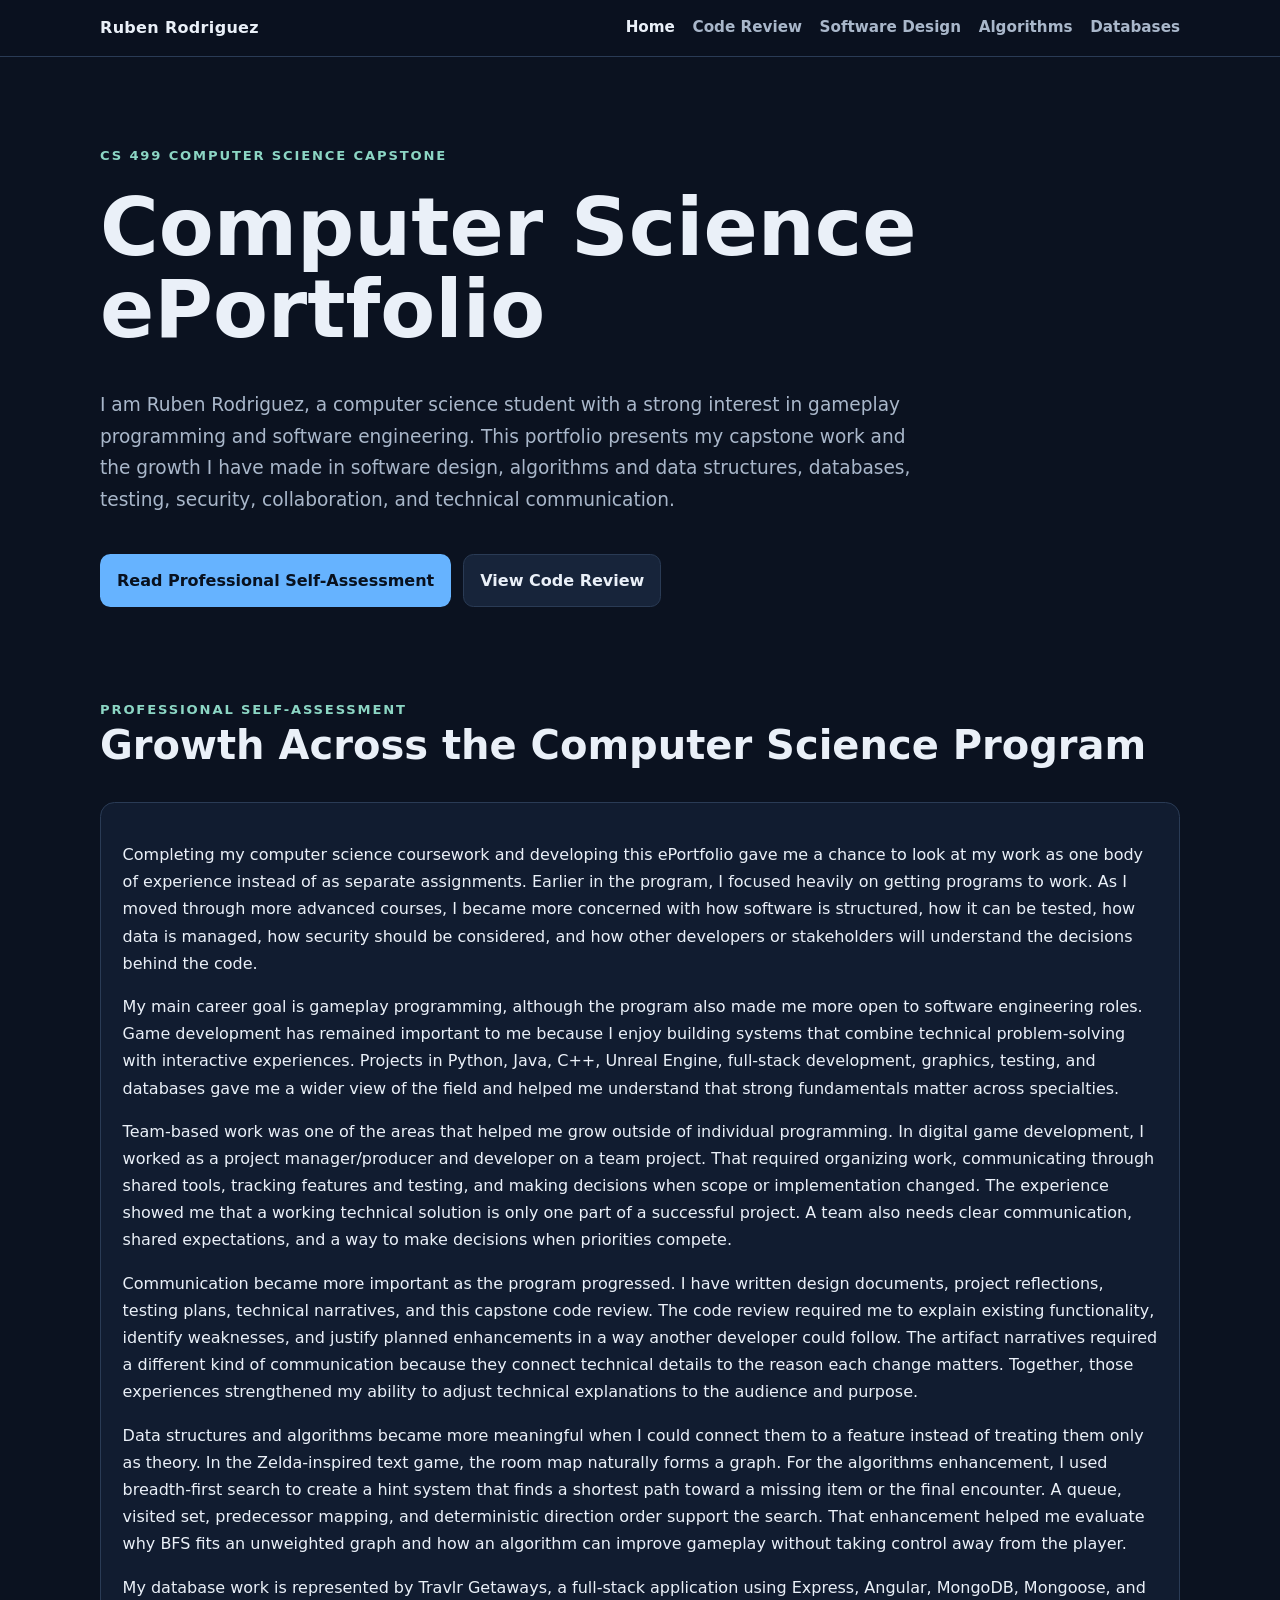
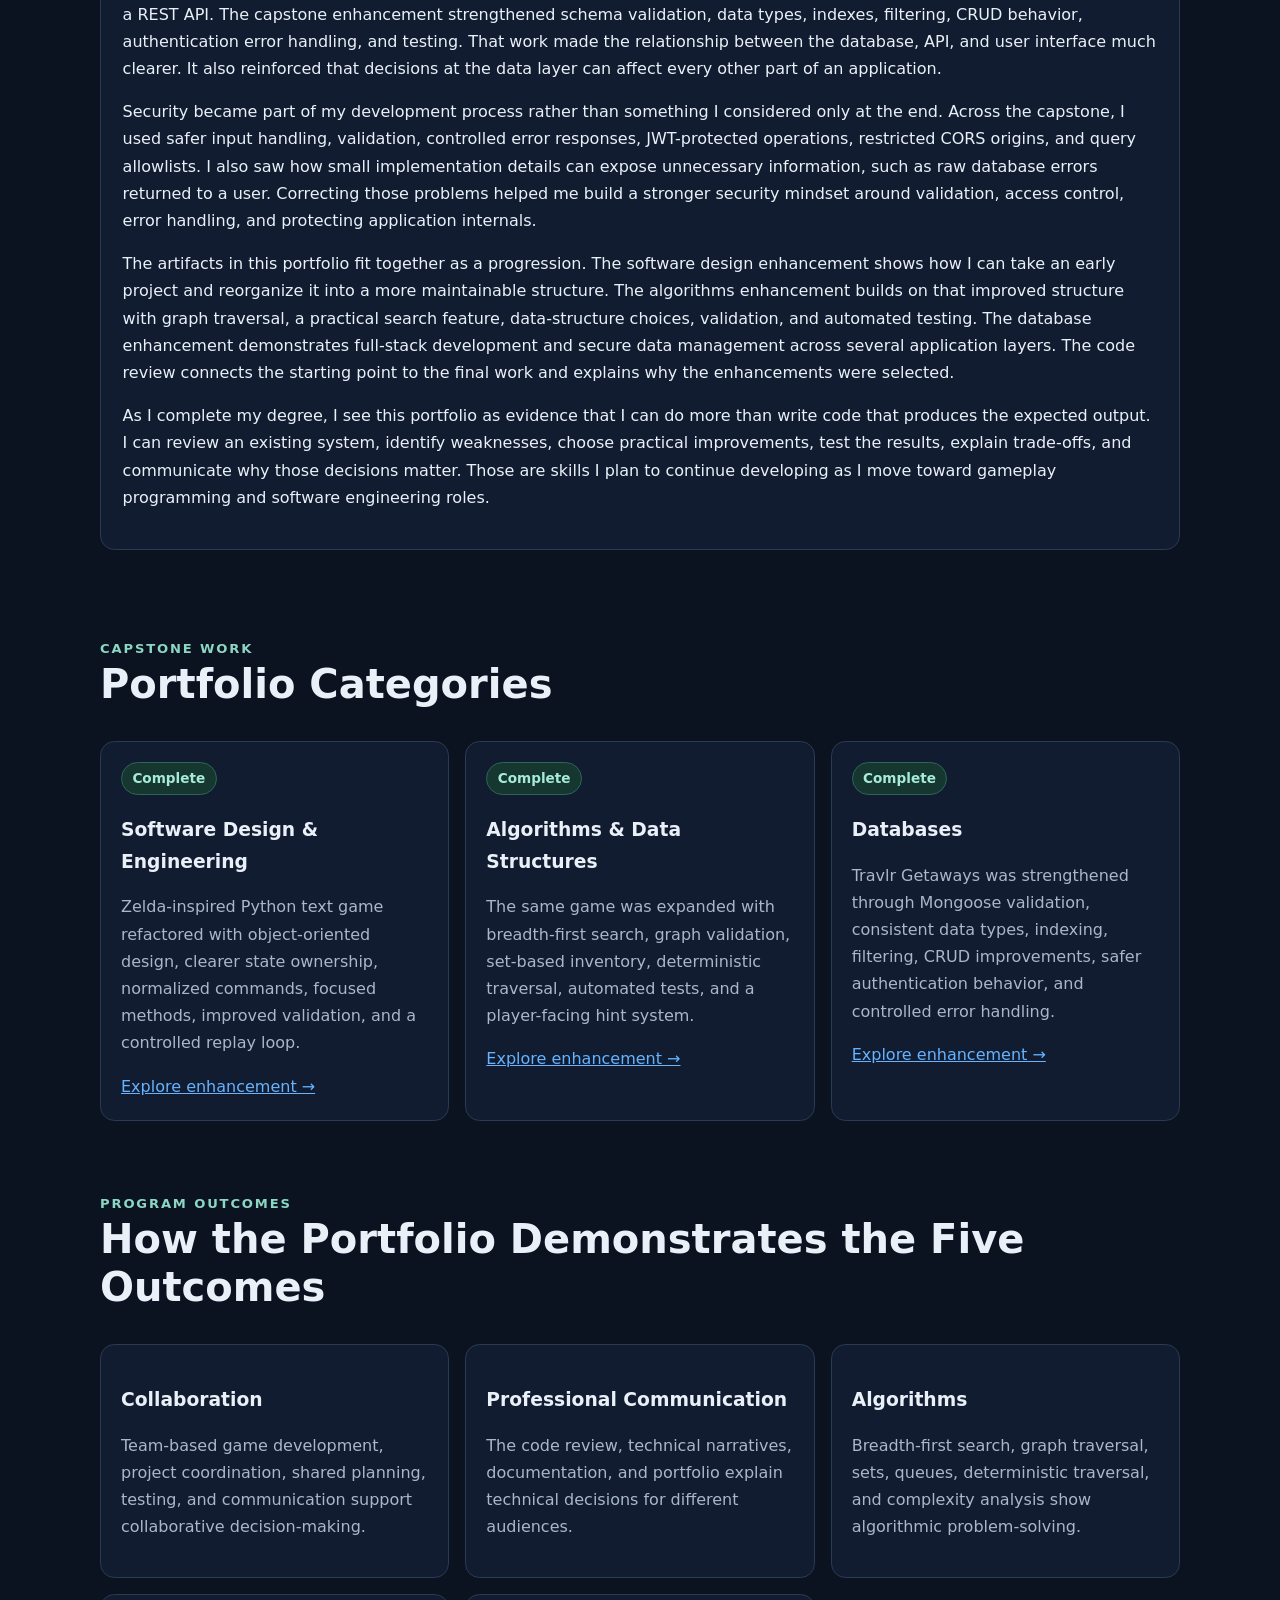
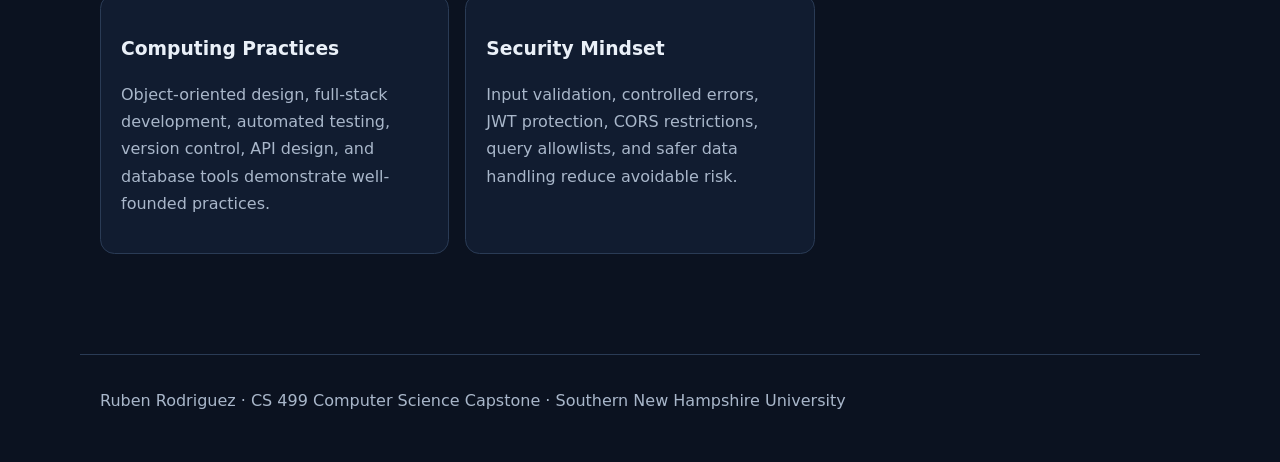
<file: index.html>
<!doctype html>
<html lang="en">
<head>
  <meta charset="utf-8">
  <meta name="viewport" content="width=device-width, initial-scale=1">
  <meta name="description" content="Ruben Rodriguez CS 499 Computer Science Capstone ePortfolio">
  <title>Ruben Rodriguez | CS 499 ePortfolio</title>
  <link rel="stylesheet" href="styles.css">
</head>
<body>
<header class="site-header">
  <nav class="nav">
    <a class="brand" href="index.html">Ruben Rodriguez</a>
    <div class="nav-links">
      <a class="active" href="index.html">Home</a>
      <a href="code-review.html">Code Review</a>
      <a href="software-design.html">Software Design</a>
      <a href="algorithms.html">Algorithms</a>
      <a href="databases.html">Databases</a>
    </div>
  </nav>
</header>
<main>
  <section class="hero">
    <div class="eyebrow">CS 499 Computer Science Capstone</div>
    <h1>Computer Science ePortfolio</h1>
    <p class="lead">I am Ruben Rodriguez, a computer science student with a strong interest in gameplay programming and software engineering. This portfolio presents my capstone work and the growth I have made in software design, algorithms and data structures, databases, testing, security, collaboration, and technical communication.</p>
    <div class="actions">
      <a class="button primary" href="#self-assessment">Read Professional Self-Assessment</a>
      <a class="button" href="code-review.html">View Code Review</a>
    </div>
  </section>

  <section id="self-assessment">
    <div class="eyebrow">Professional Self-Assessment</div>
    <h2>Growth Across the Computer Science Program</h2>
    <div class="content-block">
      <p>Completing my computer science coursework and developing this ePortfolio gave me a chance to look at my work as one body of experience instead of as separate assignments. Earlier in the program, I focused heavily on getting programs to work. As I moved through more advanced courses, I became more concerned with how software is structured, how it can be tested, how data is managed, how security should be considered, and how other developers or stakeholders will understand the decisions behind the code.</p>
      <p>My main career goal is gameplay programming, although the program also made me more open to software engineering roles. Game development has remained important to me because I enjoy building systems that combine technical problem-solving with interactive experiences. Projects in Python, Java, C++, Unreal Engine, full-stack development, graphics, testing, and databases gave me a wider view of the field and helped me understand that strong fundamentals matter across specialties.</p>
      <p>Team-based work was one of the areas that helped me grow outside of individual programming. In digital game development, I worked as a project manager/producer and developer on a team project. That required organizing work, communicating through shared tools, tracking features and testing, and making decisions when scope or implementation changed. The experience showed me that a working technical solution is only one part of a successful project. A team also needs clear communication, shared expectations, and a way to make decisions when priorities compete.</p>
      <p>Communication became more important as the program progressed. I have written design documents, project reflections, testing plans, technical narratives, and this capstone code review. The code review required me to explain existing functionality, identify weaknesses, and justify planned enhancements in a way another developer could follow. The artifact narratives required a different kind of communication because they connect technical details to the reason each change matters. Together, those experiences strengthened my ability to adjust technical explanations to the audience and purpose.</p>
      <p>Data structures and algorithms became more meaningful when I could connect them to a feature instead of treating them only as theory. In the Zelda-inspired text game, the room map naturally forms a graph. For the algorithms enhancement, I used breadth-first search to create a hint system that finds a shortest path toward a missing item or the final encounter. A queue, visited set, predecessor mapping, and deterministic direction order support the search. That enhancement helped me evaluate why BFS fits an unweighted graph and how an algorithm can improve gameplay without taking control away from the player.</p>
      <p>My database work is represented by Travlr Getaways, a full-stack application using Express, Angular, MongoDB, Mongoose, and a REST API. The capstone enhancement strengthened schema validation, data types, indexes, filtering, CRUD behavior, authentication error handling, and testing. That work made the relationship between the database, API, and user interface much clearer. It also reinforced that decisions at the data layer can affect every other part of an application.</p>
      <p>Security became part of my development process rather than something I considered only at the end. Across the capstone, I used safer input handling, validation, controlled error responses, JWT-protected operations, restricted CORS origins, and query allowlists. I also saw how small implementation details can expose unnecessary information, such as raw database errors returned to a user. Correcting those problems helped me build a stronger security mindset around validation, access control, error handling, and protecting application internals.</p>
      <p>The artifacts in this portfolio fit together as a progression. The software design enhancement shows how I can take an early project and reorganize it into a more maintainable structure. The algorithms enhancement builds on that improved structure with graph traversal, a practical search feature, data-structure choices, validation, and automated testing. The database enhancement demonstrates full-stack development and secure data management across several application layers. The code review connects the starting point to the final work and explains why the enhancements were selected.</p>
      <p>As I complete my degree, I see this portfolio as evidence that I can do more than write code that produces the expected output. I can review an existing system, identify weaknesses, choose practical improvements, test the results, explain trade-offs, and communicate why those decisions matter. Those are skills I plan to continue developing as I move toward gameplay programming and software engineering roles.</p>
    </div>
  </section>

  <section>
    <div class="eyebrow">Capstone Work</div>
    <h2>Portfolio Categories</h2>
    <div class="card-grid">
      <article class="card">
        <span class="status">Complete</span>
        <h3>Software Design &amp; Engineering</h3>
        <p>Zelda-inspired Python text game refactored with object-oriented design, clearer state ownership, normalized commands, focused methods, improved validation, and a controlled replay loop.</p>
        <a href="software-design.html">Explore enhancement →</a>
      </article>
      <article class="card">
        <span class="status">Complete</span>
        <h3>Algorithms &amp; Data Structures</h3>
        <p>The same game was expanded with breadth-first search, graph validation, set-based inventory, deterministic traversal, automated tests, and a player-facing hint system.</p>
        <a href="algorithms.html">Explore enhancement →</a>
      </article>
      <article class="card">
        <span class="status">Complete</span>
        <h3>Databases</h3>
        <p>Travlr Getaways was strengthened through Mongoose validation, consistent data types, indexing, filtering, CRUD improvements, safer authentication behavior, and controlled error handling.</p>
        <a href="databases.html">Explore enhancement →</a>
      </article>
    </div>
  </section>

  <section>
    <div class="eyebrow">Program Outcomes</div>
    <h2>How the Portfolio Demonstrates the Five Outcomes</h2>
    <div class="card-grid">
      <article class="card"><h3>Collaboration</h3><p>Team-based game development, project coordination, shared planning, testing, and communication support collaborative decision-making.</p></article>
      <article class="card"><h3>Professional Communication</h3><p>The code review, technical narratives, documentation, and portfolio explain technical decisions for different audiences.</p></article>
      <article class="card"><h3>Algorithms</h3><p>Breadth-first search, graph traversal, sets, queues, deterministic traversal, and complexity analysis show algorithmic problem-solving.</p></article>
      <article class="card"><h3>Computing Practices</h3><p>Object-oriented design, full-stack development, automated testing, version control, API design, and database tools demonstrate well-founded practices.</p></article>
      <article class="card"><h3>Security Mindset</h3><p>Input validation, controlled errors, JWT protection, CORS restrictions, query allowlists, and safer data handling reduce avoidable risk.</p></article>
    </div>
  </section>
</main>
<footer>Ruben Rodriguez · CS 499 Computer Science Capstone · Southern New Hampshire University</footer>
</body>
</html>
</file>
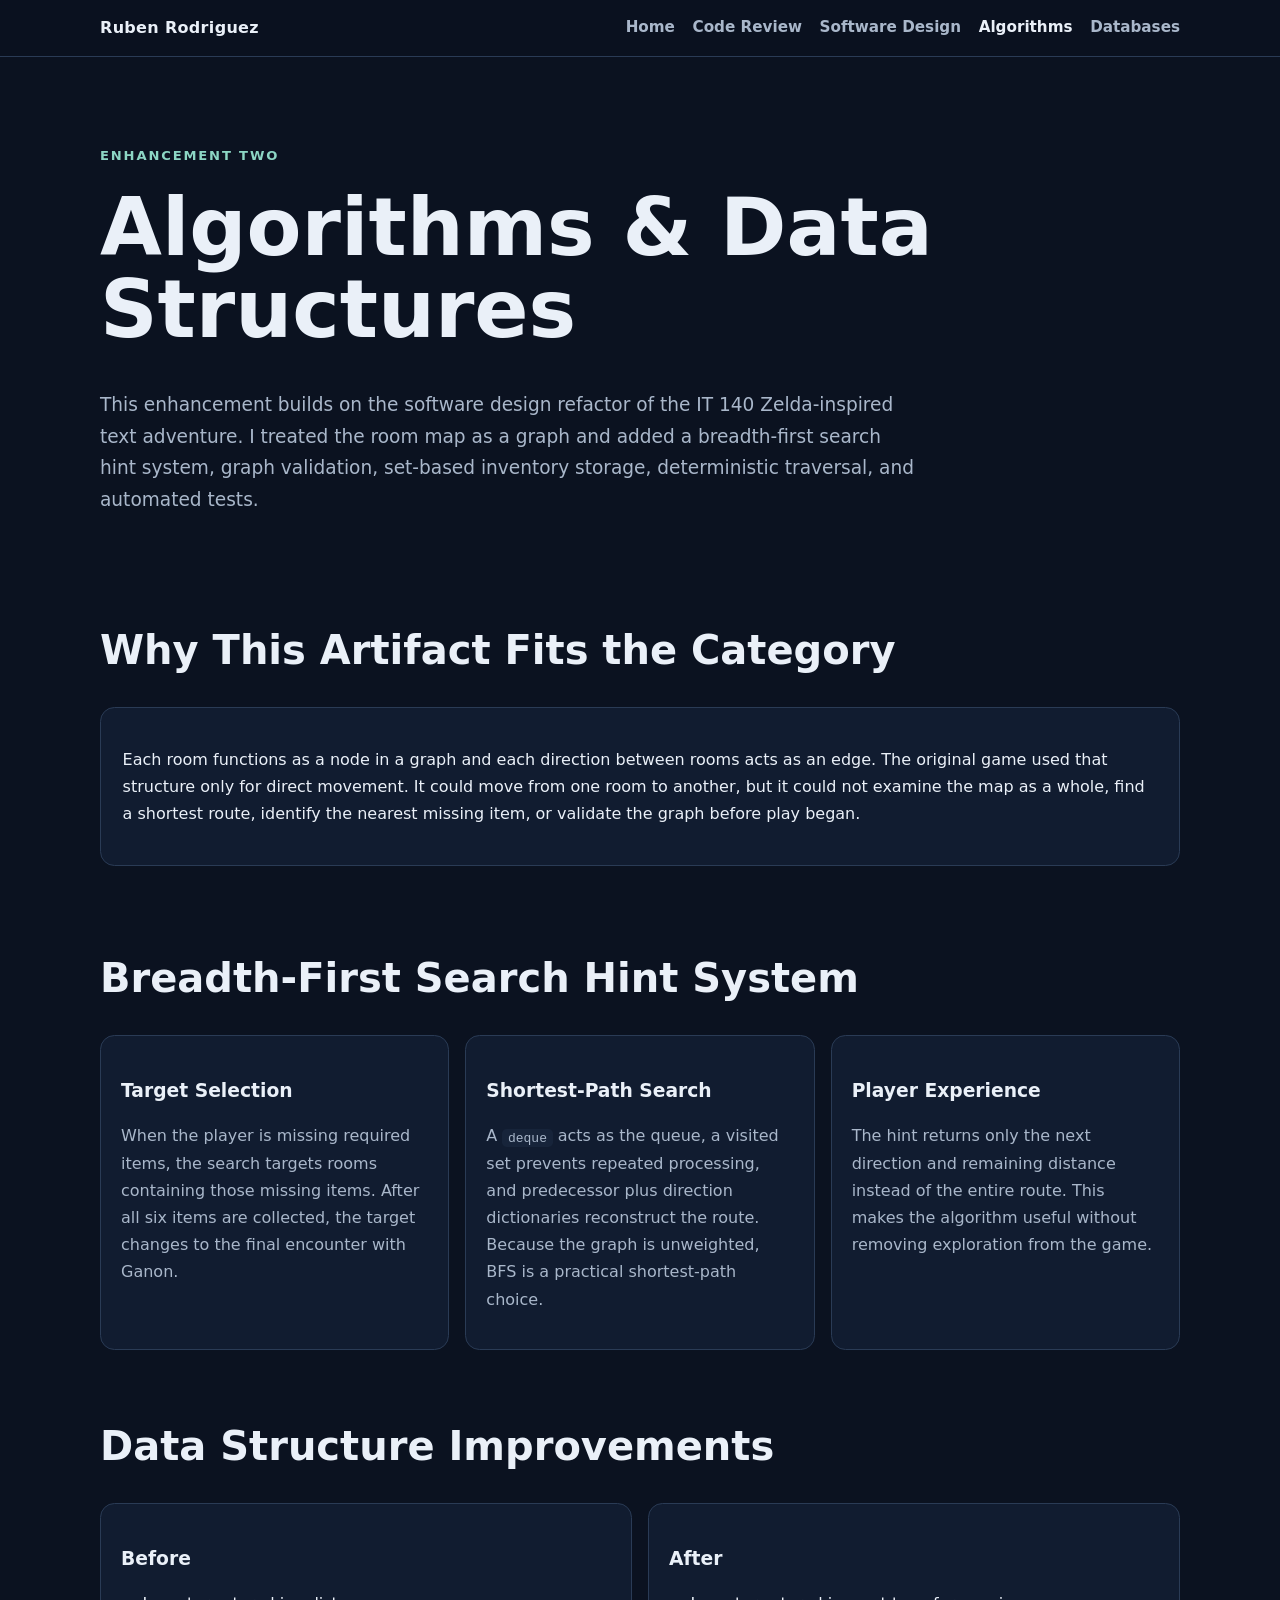
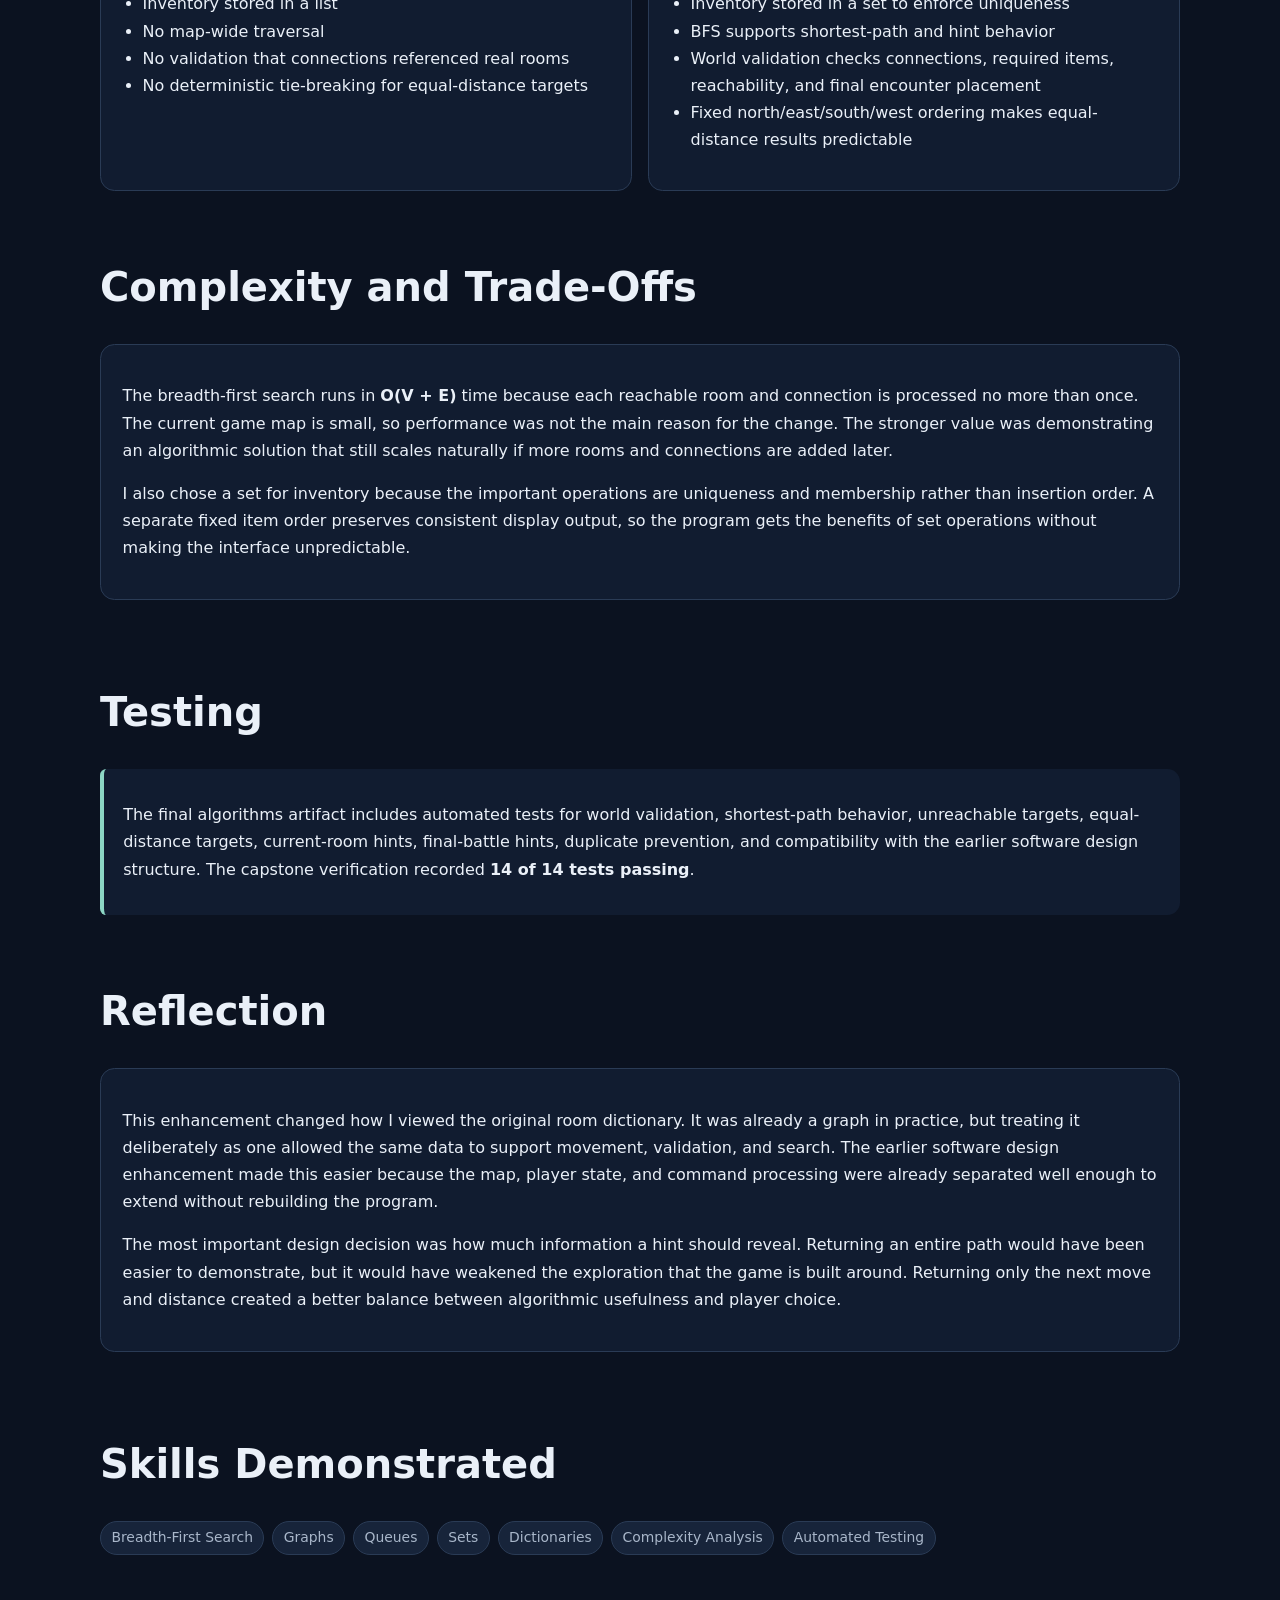
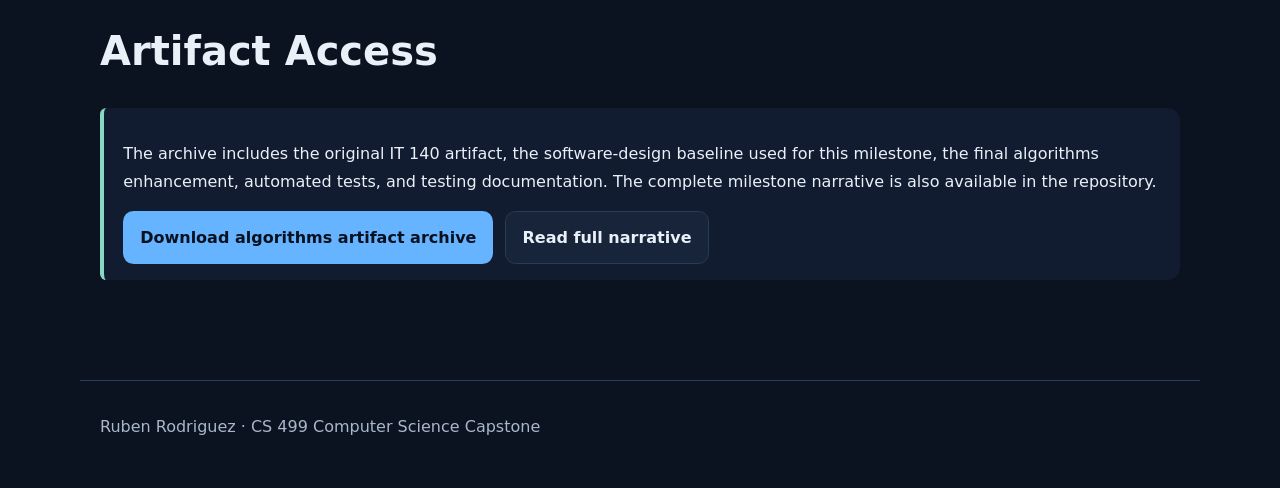
<file: algorithms.html>
<!doctype html><html lang="en"><head><meta charset="utf-8"><meta name="viewport" content="width=device-width, initial-scale=1"><title>Algorithms | Ruben Rodriguez</title><link rel="stylesheet" href="styles.css"></head><body>
<header class="site-header"><nav class="nav"><a class="brand" href="index.html">Ruben Rodriguez</a><div class="nav-links"><a href="index.html">Home</a><a href="code-review.html">Code Review</a><a href="software-design.html">Software Design</a><a class="active" href="algorithms.html">Algorithms</a><a href="databases.html">Databases</a></div></nav></header>
<main><section class="hero"><div class="eyebrow">Enhancement Two</div><h1>Algorithms &amp; Data Structures</h1><p class="lead">This enhancement builds on the software design refactor of the IT 140 Zelda-inspired text adventure. I treated the room map as a graph and added a breadth-first search hint system, graph validation, set-based inventory storage, deterministic traversal, and automated tests.</p></section>
<section><h2>Why This Artifact Fits the Category</h2><div class="content-block"><p>Each room functions as a node in a graph and each direction between rooms acts as an edge. The original game used that structure only for direct movement. It could move from one room to another, but it could not examine the map as a whole, find a shortest route, identify the nearest missing item, or validate the graph before play began.</p></div></section>
<section><h2>Breadth-First Search Hint System</h2><div class="card-grid"><article class="card"><h3>Target Selection</h3><p>When the player is missing required items, the search targets rooms containing those missing items. After all six items are collected, the target changes to the final encounter with Ganon.</p></article><article class="card"><h3>Shortest-Path Search</h3><p>A <code>deque</code> acts as the queue, a visited set prevents repeated processing, and predecessor plus direction dictionaries reconstruct the route. Because the graph is unweighted, BFS is a practical shortest-path choice.</p></article><article class="card"><h3>Player Experience</h3><p>The hint returns only the next direction and remaining distance instead of the entire route. This makes the algorithm useful without removing exploration from the game.</p></article></div></section>
<section><h2>Data Structure Improvements</h2><div class="before-after"><div class="card"><h3>Before</h3><ul><li>Inventory stored in a list</li><li>No map-wide traversal</li><li>No validation that connections referenced real rooms</li><li>No deterministic tie-breaking for equal-distance targets</li></ul></div><div class="card"><h3>After</h3><ul><li>Inventory stored in a set to enforce uniqueness</li><li>BFS supports shortest-path and hint behavior</li><li>World validation checks connections, required items, reachability, and final encounter placement</li><li>Fixed north/east/south/west ordering makes equal-distance results predictable</li></ul></div></div></section>
<section><h2>Complexity and Trade-Offs</h2><div class="content-block"><p>The breadth-first search runs in <strong>O(V + E)</strong> time because each reachable room and connection is processed no more than once. The current game map is small, so performance was not the main reason for the change. The stronger value was demonstrating an algorithmic solution that still scales naturally if more rooms and connections are added later.</p><p>I also chose a set for inventory because the important operations are uniqueness and membership rather than insertion order. A separate fixed item order preserves consistent display output, so the program gets the benefits of set operations without making the interface unpredictable.</p></div></section>
<section><h2>Testing</h2><div class="callout"><p>The final algorithms artifact includes automated tests for world validation, shortest-path behavior, unreachable targets, equal-distance targets, current-room hints, final-battle hints, duplicate prevention, and compatibility with the earlier software design structure. The capstone verification recorded <strong>14 of 14 tests passing</strong>.</p></div></section>
<section><h2>Reflection</h2><div class="content-block"><p>This enhancement changed how I viewed the original room dictionary. It was already a graph in practice, but treating it deliberately as one allowed the same data to support movement, validation, and search. The earlier software design enhancement made this easier because the map, player state, and command processing were already separated well enough to extend without rebuilding the program.</p><p>The most important design decision was how much information a hint should reveal. Returning an entire path would have been easier to demonstrate, but it would have weakened the exploration that the game is built around. Returning only the next move and distance created a better balance between algorithmic usefulness and player choice.</p></div></section>
<section><h2>Skills Demonstrated</h2><div class="tag-list"><span class="tag">Breadth-First Search</span><span class="tag">Graphs</span><span class="tag">Queues</span><span class="tag">Sets</span><span class="tag">Dictionaries</span><span class="tag">Complexity Analysis</span><span class="tag">Automated Testing</span></div></section>
<section><h2>Artifact Access</h2><div class="callout"><p>The archive includes the original IT 140 artifact, the software-design baseline used for this milestone, the final algorithms enhancement, automated tests, and testing documentation. The complete milestone narrative is also available in the repository.</p><div class="actions"><a class="button primary" href="artifacts/algorithms/Ruben_Rodriguez_CS499_Algorithms_Artifact.zip">Download algorithms artifact archive</a><a class="button" href="narratives/algorithms-narrative.md">Read full narrative</a></div></div></section>
</main><footer>Ruben Rodriguez · CS 499 Computer Science Capstone</footer></body></html>
</file>
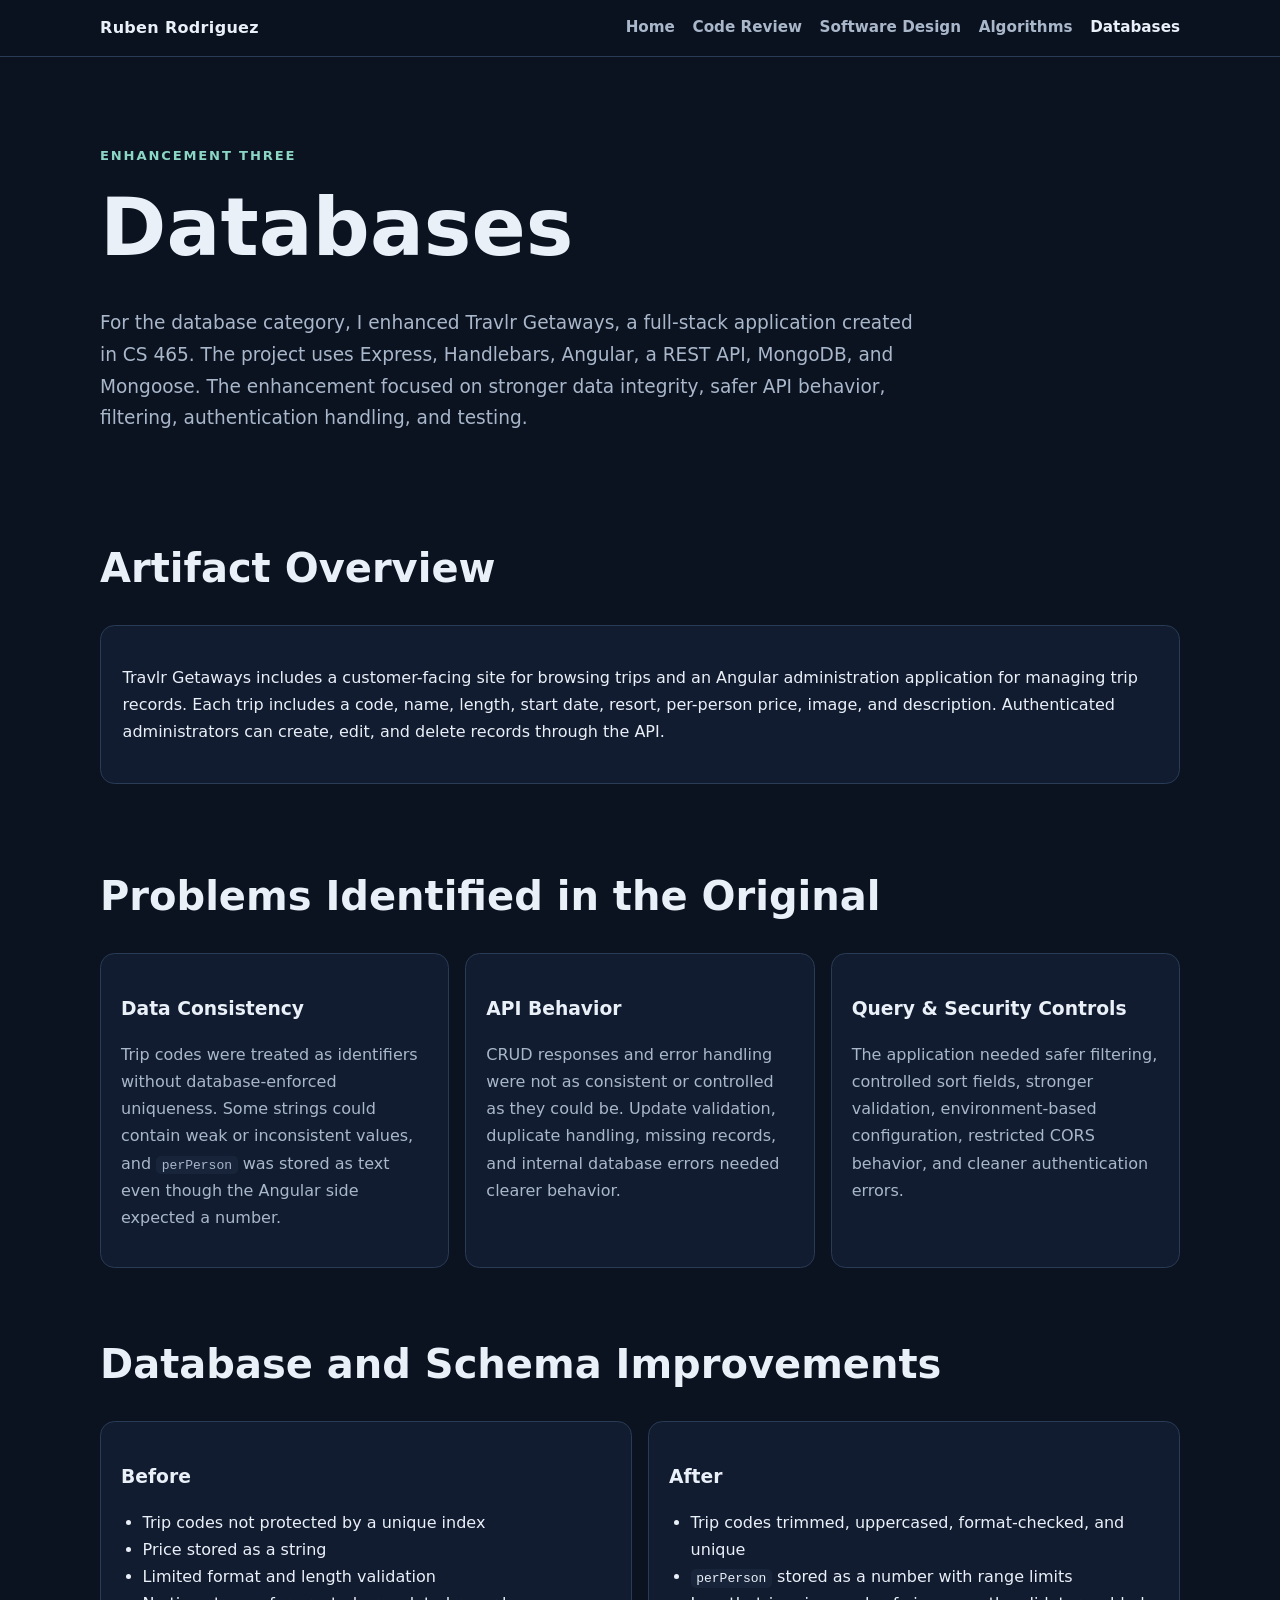
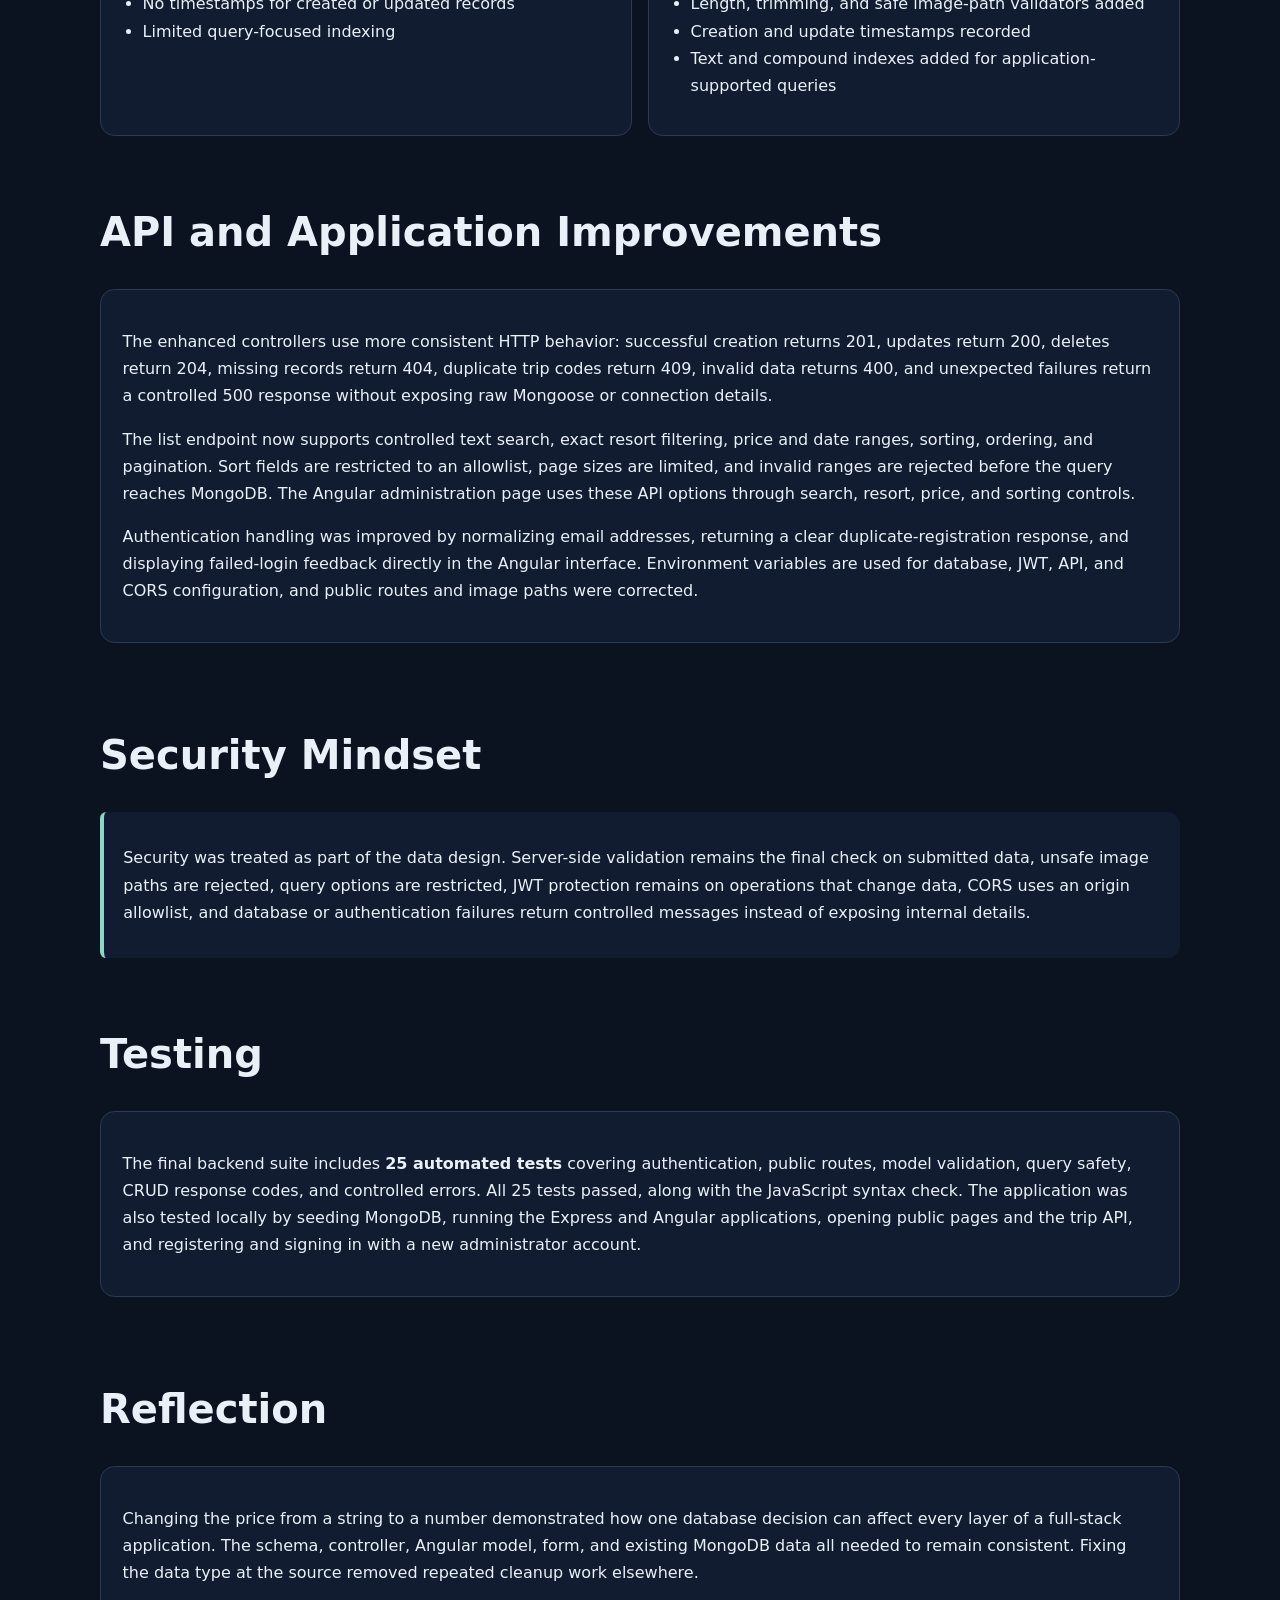
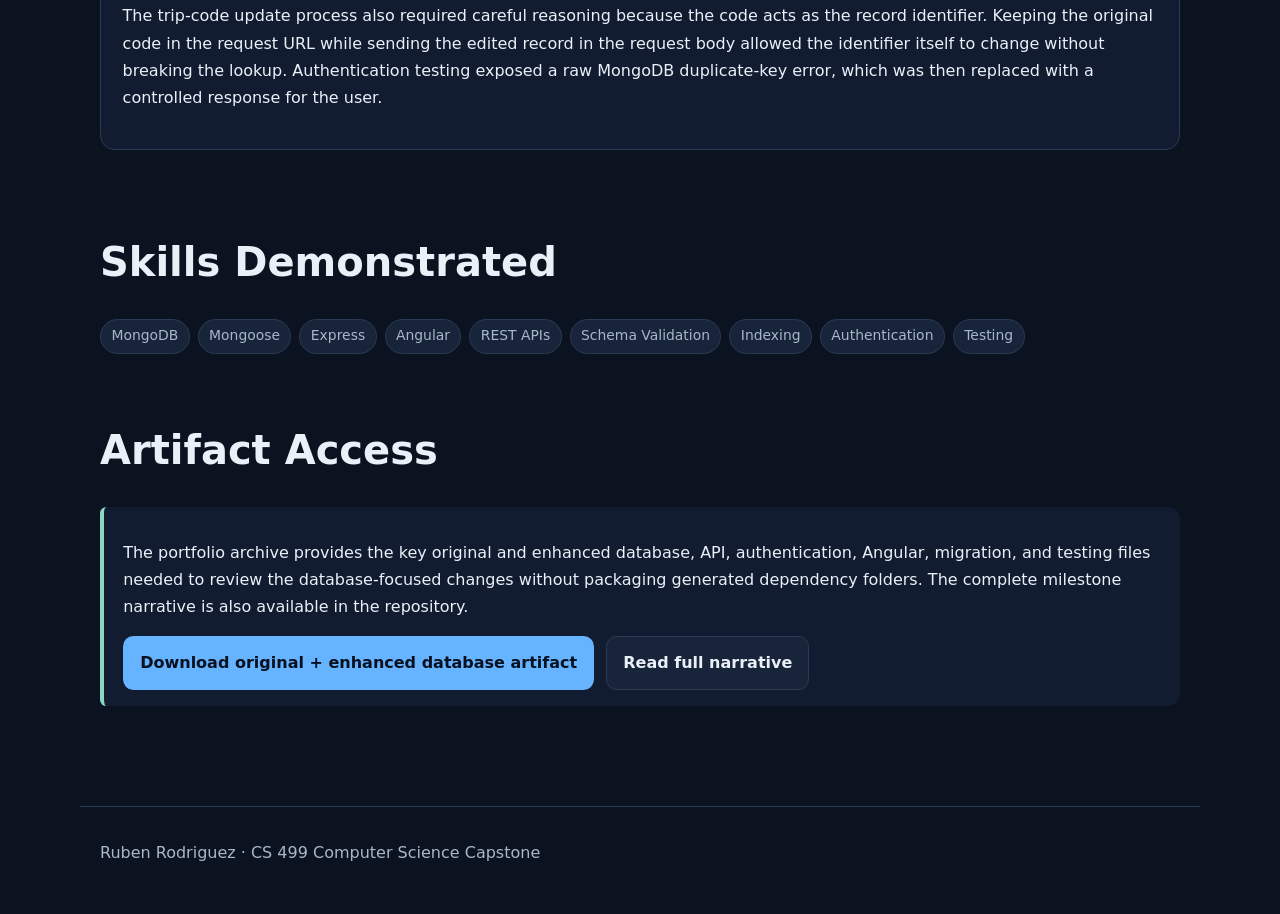
<file: databases.html>
<!doctype html><html lang="en"><head><meta charset="utf-8"><meta name="viewport" content="width=device-width, initial-scale=1"><title>Databases | Ruben Rodriguez</title><link rel="stylesheet" href="styles.css"></head><body>
<header class="site-header"><nav class="nav"><a class="brand" href="index.html">Ruben Rodriguez</a><div class="nav-links"><a href="index.html">Home</a><a href="code-review.html">Code Review</a><a href="software-design.html">Software Design</a><a href="algorithms.html">Algorithms</a><a class="active" href="databases.html">Databases</a></div></nav></header>
<main><section class="hero"><div class="eyebrow">Enhancement Three</div><h1>Databases</h1><p class="lead">For the database category, I enhanced Travlr Getaways, a full-stack application created in CS 465. The project uses Express, Handlebars, Angular, a REST API, MongoDB, and Mongoose. The enhancement focused on stronger data integrity, safer API behavior, filtering, authentication handling, and testing.</p></section>
<section><h2>Artifact Overview</h2><div class="content-block"><p>Travlr Getaways includes a customer-facing site for browsing trips and an Angular administration application for managing trip records. Each trip includes a code, name, length, start date, resort, per-person price, image, and description. Authenticated administrators can create, edit, and delete records through the API.</p></div></section>
<section><h2>Problems Identified in the Original</h2><div class="card-grid"><article class="card"><h3>Data Consistency</h3><p>Trip codes were treated as identifiers without database-enforced uniqueness. Some strings could contain weak or inconsistent values, and <code>perPerson</code> was stored as text even though the Angular side expected a number.</p></article><article class="card"><h3>API Behavior</h3><p>CRUD responses and error handling were not as consistent or controlled as they could be. Update validation, duplicate handling, missing records, and internal database errors needed clearer behavior.</p></article><article class="card"><h3>Query &amp; Security Controls</h3><p>The application needed safer filtering, controlled sort fields, stronger validation, environment-based configuration, restricted CORS behavior, and cleaner authentication errors.</p></article></div></section>
<section><h2>Database and Schema Improvements</h2><div class="before-after"><div class="card"><h3>Before</h3><ul><li>Trip codes not protected by a unique index</li><li>Price stored as a string</li><li>Limited format and length validation</li><li>No timestamps for created or updated records</li><li>Limited query-focused indexing</li></ul></div><div class="card"><h3>After</h3><ul><li>Trip codes trimmed, uppercased, format-checked, and unique</li><li><code>perPerson</code> stored as a number with range limits</li><li>Length, trimming, and safe image-path validators added</li><li>Creation and update timestamps recorded</li><li>Text and compound indexes added for application-supported queries</li></ul></div></div></section>
<section><h2>API and Application Improvements</h2><div class="content-block"><p>The enhanced controllers use more consistent HTTP behavior: successful creation returns 201, updates return 200, deletes return 204, missing records return 404, duplicate trip codes return 409, invalid data returns 400, and unexpected failures return a controlled 500 response without exposing raw Mongoose or connection details.</p><p>The list endpoint now supports controlled text search, exact resort filtering, price and date ranges, sorting, ordering, and pagination. Sort fields are restricted to an allowlist, page sizes are limited, and invalid ranges are rejected before the query reaches MongoDB. The Angular administration page uses these API options through search, resort, price, and sorting controls.</p><p>Authentication handling was improved by normalizing email addresses, returning a clear duplicate-registration response, and displaying failed-login feedback directly in the Angular interface. Environment variables are used for database, JWT, API, and CORS configuration, and public routes and image paths were corrected.</p></div></section>
<section><h2>Security Mindset</h2><div class="callout"><p>Security was treated as part of the data design. Server-side validation remains the final check on submitted data, unsafe image paths are rejected, query options are restricted, JWT protection remains on operations that change data, CORS uses an origin allowlist, and database or authentication failures return controlled messages instead of exposing internal details.</p></div></section>
<section><h2>Testing</h2><div class="content-block"><p>The final backend suite includes <strong>25 automated tests</strong> covering authentication, public routes, model validation, query safety, CRUD response codes, and controlled errors. All 25 tests passed, along with the JavaScript syntax check. The application was also tested locally by seeding MongoDB, running the Express and Angular applications, opening public pages and the trip API, and registering and signing in with a new administrator account.</p></div></section>
<section><h2>Reflection</h2><div class="content-block"><p>Changing the price from a string to a number demonstrated how one database decision can affect every layer of a full-stack application. The schema, controller, Angular model, form, and existing MongoDB data all needed to remain consistent. Fixing the data type at the source removed repeated cleanup work elsewhere.</p><p>The trip-code update process also required careful reasoning because the code acts as the record identifier. Keeping the original code in the request URL while sending the edited record in the request body allowed the identifier itself to change without breaking the lookup. Authentication testing exposed a raw MongoDB duplicate-key error, which was then replaced with a controlled response for the user.</p></div></section>
<section><h2>Skills Demonstrated</h2><div class="tag-list"><span class="tag">MongoDB</span><span class="tag">Mongoose</span><span class="tag">Express</span><span class="tag">Angular</span><span class="tag">REST APIs</span><span class="tag">Schema Validation</span><span class="tag">Indexing</span><span class="tag">Authentication</span><span class="tag">Testing</span></div></section>
<section><h2>Artifact Access</h2><div class="callout"><p>The portfolio archive provides the key original and enhanced database, API, authentication, Angular, migration, and testing files needed to review the database-focused changes without packaging generated dependency folders. The complete milestone narrative is also available in the repository.</p><div class="actions"><a class="button primary" href="artifacts/databases/Ruben_Rodriguez_CS499_Database_Artifact.zip">Download original + enhanced database artifact</a><a class="button" href="narratives/database-narrative.md">Read full narrative</a></div></div></section>
</main><footer>Ruben Rodriguez · CS 499 Computer Science Capstone</footer></body></html>
</file>
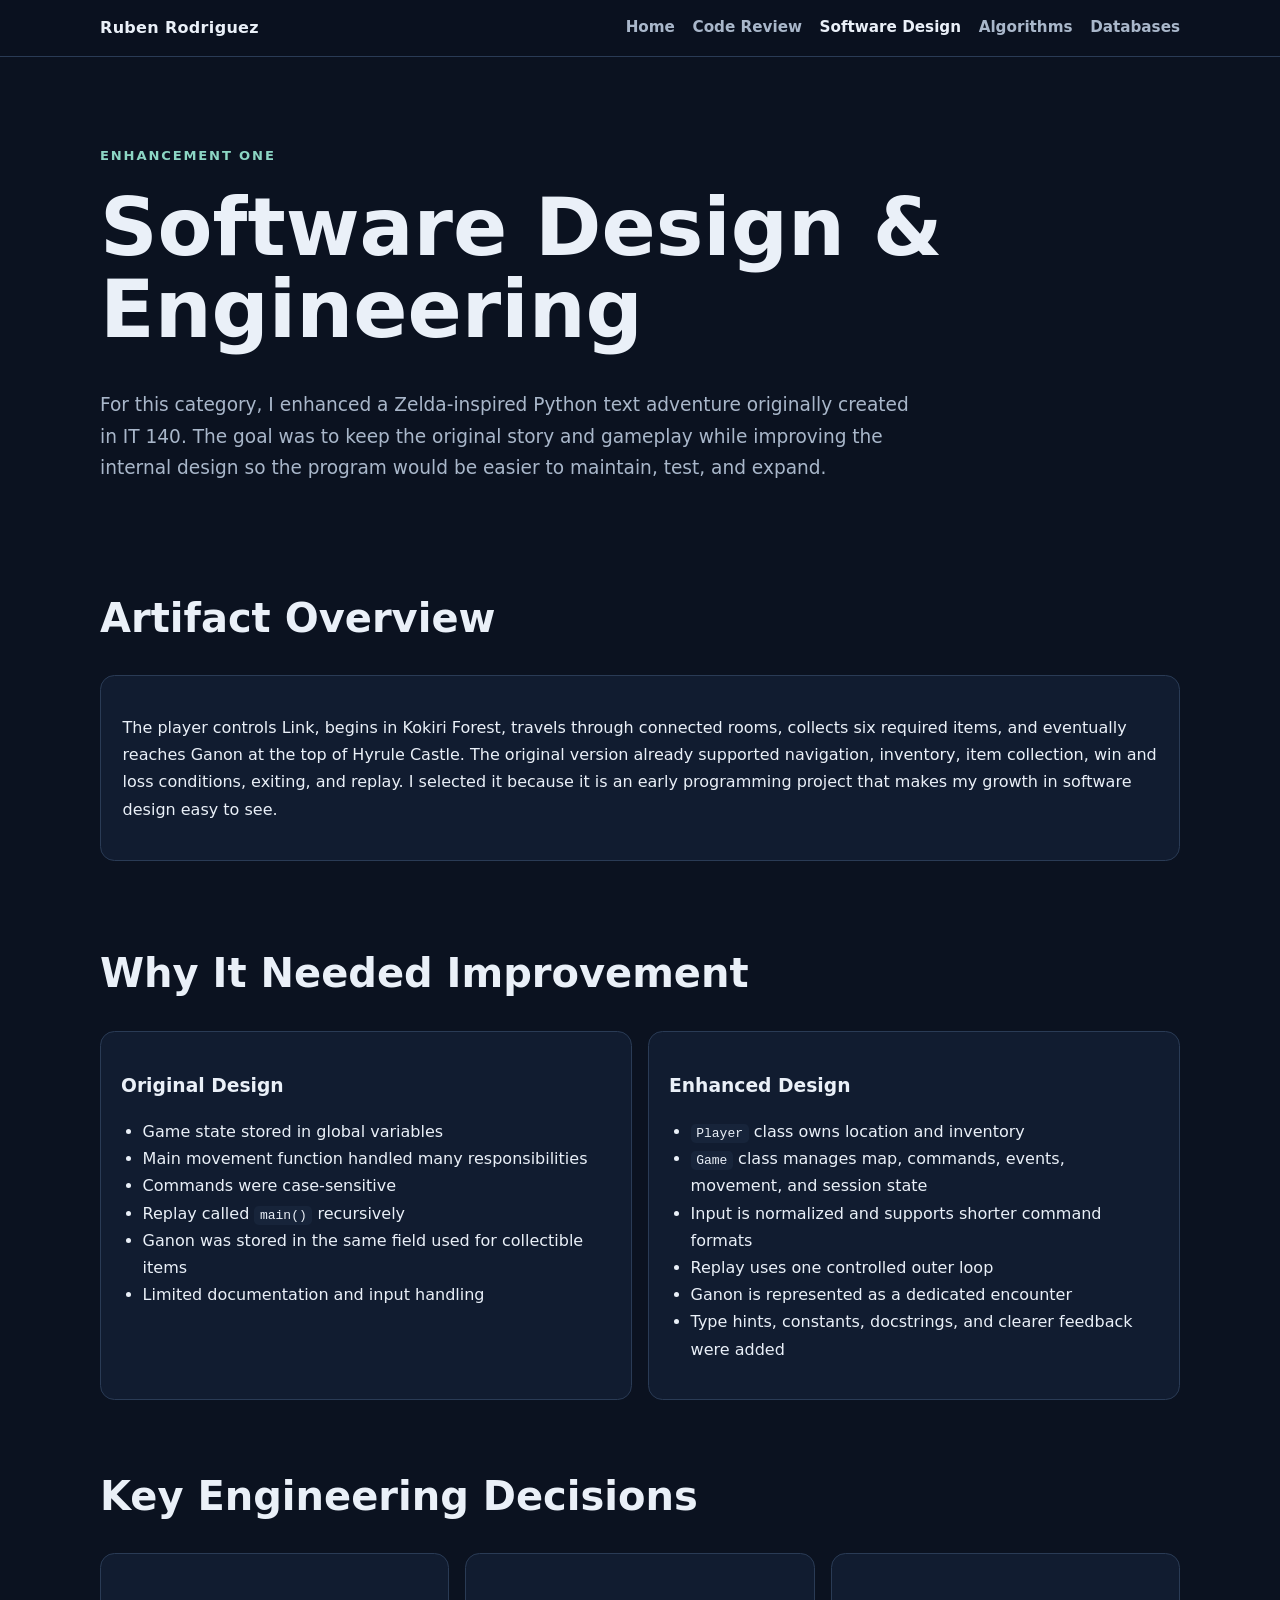
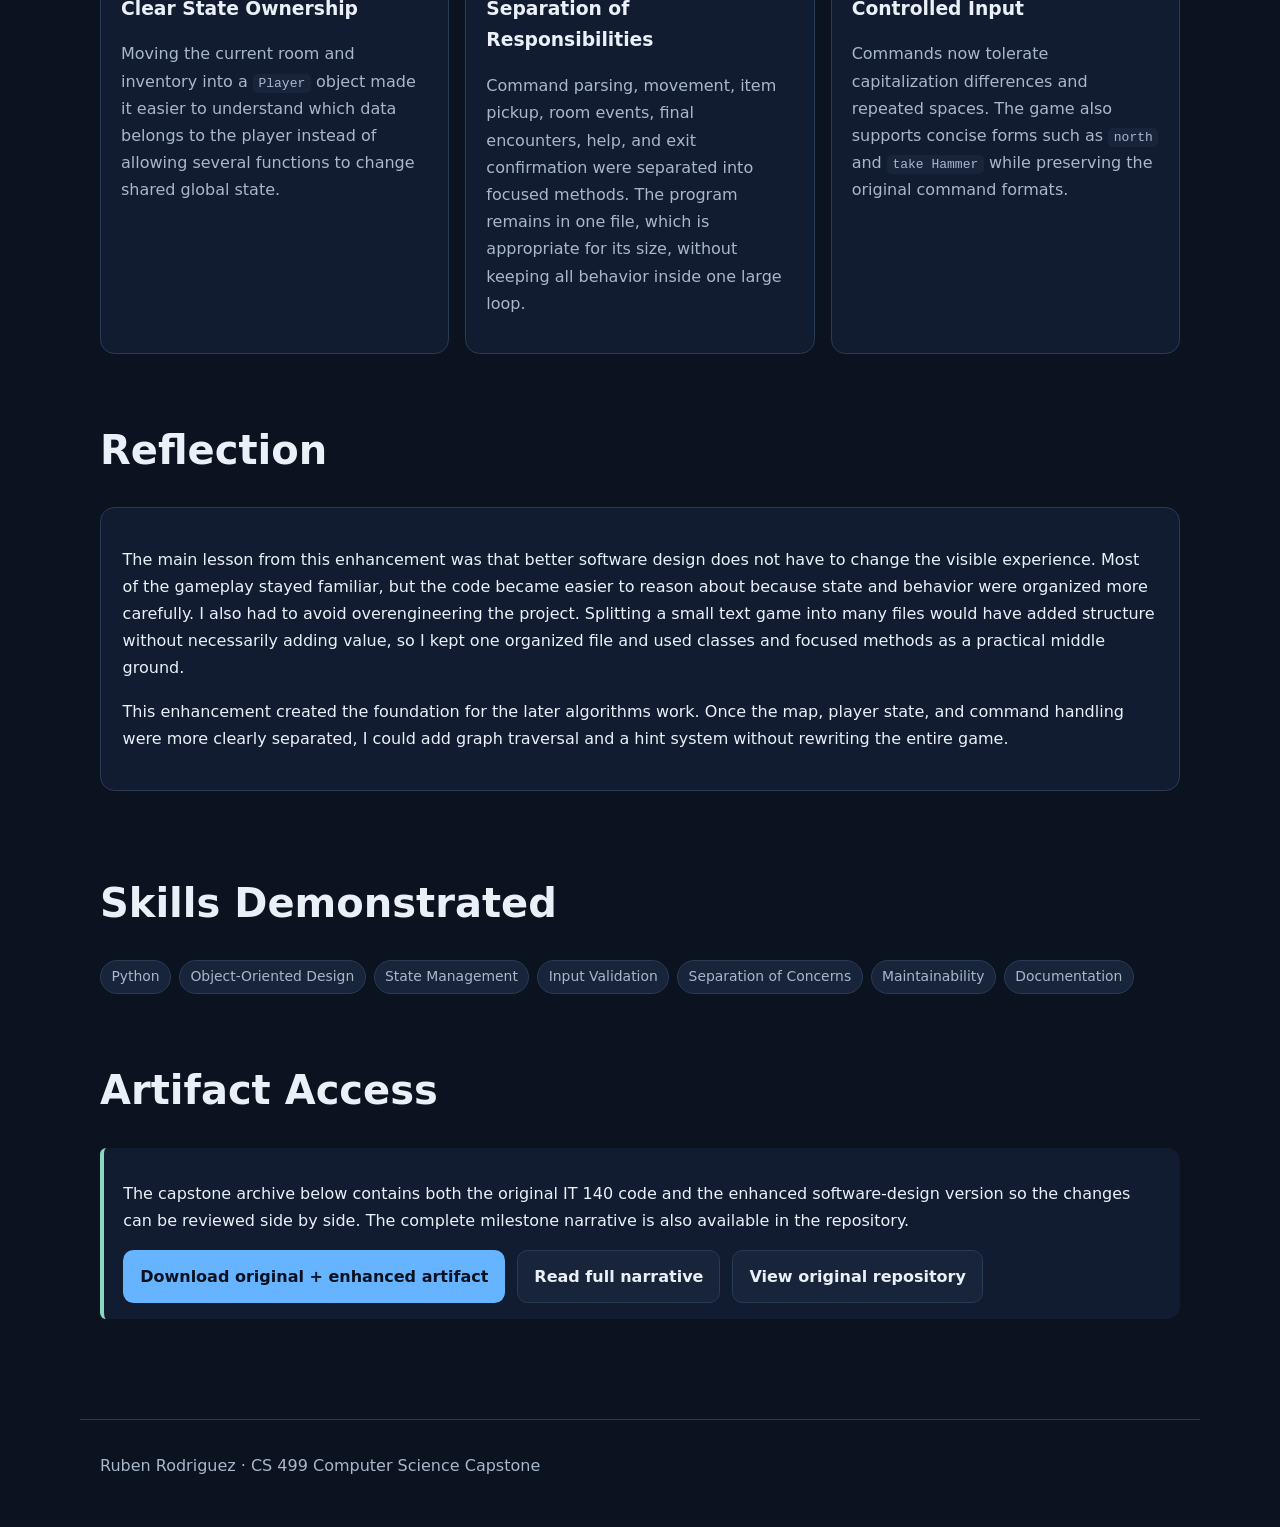
<file: software-design.html>
<!doctype html><html lang="en"><head><meta charset="utf-8"><meta name="viewport" content="width=device-width, initial-scale=1"><title>Software Design | Ruben Rodriguez</title><link rel="stylesheet" href="styles.css"></head><body>
<header class="site-header"><nav class="nav"><a class="brand" href="index.html">Ruben Rodriguez</a><div class="nav-links"><a href="index.html">Home</a><a href="code-review.html">Code Review</a><a class="active" href="software-design.html">Software Design</a><a href="algorithms.html">Algorithms</a><a href="databases.html">Databases</a></div></nav></header>
<main><section class="hero"><div class="eyebrow">Enhancement One</div><h1>Software Design &amp; Engineering</h1><p class="lead">For this category, I enhanced a Zelda-inspired Python text adventure originally created in IT 140. The goal was to keep the original story and gameplay while improving the internal design so the program would be easier to maintain, test, and expand.</p></section>
<section><h2>Artifact Overview</h2><div class="content-block"><p>The player controls Link, begins in Kokiri Forest, travels through connected rooms, collects six required items, and eventually reaches Ganon at the top of Hyrule Castle. The original version already supported navigation, inventory, item collection, win and loss conditions, exiting, and replay. I selected it because it is an early programming project that makes my growth in software design easy to see.</p></div></section>
<section><h2>Why It Needed Improvement</h2><div class="before-after"><div class="card"><h3>Original Design</h3><ul><li>Game state stored in global variables</li><li>Main movement function handled many responsibilities</li><li>Commands were case-sensitive</li><li>Replay called <code>main()</code> recursively</li><li>Ganon was stored in the same field used for collectible items</li><li>Limited documentation and input handling</li></ul></div><div class="card"><h3>Enhanced Design</h3><ul><li><code>Player</code> class owns location and inventory</li><li><code>Game</code> class manages map, commands, events, movement, and session state</li><li>Input is normalized and supports shorter command formats</li><li>Replay uses one controlled outer loop</li><li>Ganon is represented as a dedicated encounter</li><li>Type hints, constants, docstrings, and clearer feedback were added</li></ul></div></div></section>
<section><h2>Key Engineering Decisions</h2><div class="card-grid"><article class="card"><h3>Clear State Ownership</h3><p>Moving the current room and inventory into a <code>Player</code> object made it easier to understand which data belongs to the player instead of allowing several functions to change shared global state.</p></article><article class="card"><h3>Separation of Responsibilities</h3><p>Command parsing, movement, item pickup, room events, final encounters, help, and exit confirmation were separated into focused methods. The program remains in one file, which is appropriate for its size, without keeping all behavior inside one large loop.</p></article><article class="card"><h3>Controlled Input</h3><p>Commands now tolerate capitalization differences and repeated spaces. The game also supports concise forms such as <code>north</code> and <code>take Hammer</code> while preserving the original command formats.</p></article></div></section>
<section><h2>Reflection</h2><div class="content-block"><p>The main lesson from this enhancement was that better software design does not have to change the visible experience. Most of the gameplay stayed familiar, but the code became easier to reason about because state and behavior were organized more carefully. I also had to avoid overengineering the project. Splitting a small text game into many files would have added structure without necessarily adding value, so I kept one organized file and used classes and focused methods as a practical middle ground.</p><p>This enhancement created the foundation for the later algorithms work. Once the map, player state, and command handling were more clearly separated, I could add graph traversal and a hint system without rewriting the entire game.</p></div></section>
<section><h2>Skills Demonstrated</h2><div class="tag-list"><span class="tag">Python</span><span class="tag">Object-Oriented Design</span><span class="tag">State Management</span><span class="tag">Input Validation</span><span class="tag">Separation of Concerns</span><span class="tag">Maintainability</span><span class="tag">Documentation</span></div></section>
<section><h2>Artifact Access</h2><div class="callout"><p>The capstone archive below contains both the original IT 140 code and the enhanced software-design version so the changes can be reviewed side by side. The complete milestone narrative is also available in the repository.</p><div class="actions"><a class="button primary" href="artifacts/software-design/Ruben_Rodriguez_CS499_Software_Design_Artifact.zip">Download original + enhanced artifact</a><a class="button" href="narratives/software-design-narrative.md">Read full narrative</a><a class="button" href="https://github.com/XionAsakura/textbasedgame">View original repository</a></div></div></section>
</main><footer>Ruben Rodriguez · CS 499 Computer Science Capstone</footer></body></html>
</file>
<file: styles.css>
:root {
  --bg: #0b1220;
  --surface: #111c30;
  --surface-2: #17243a;
  --text: #eaf0f8;
  --muted: #a9b7ca;
  --accent: #66b3ff;
  --accent-2: #8cd6c4;
  --border: #2a3b55;
  --max: 1120px;
}
* { box-sizing: border-box; }
html { scroll-behavior: smooth; }
body { margin: 0; font-family: Inter, ui-sans-serif, system-ui, -apple-system, BlinkMacSystemFont, "Segoe UI", sans-serif; background: var(--bg); color: var(--text); line-height: 1.7; }
a { color: var(--accent); }
a:hover { color: #9bd0ff; }
.site-header { position: sticky; top: 0; z-index: 10; background: rgba(11,18,32,.95); border-bottom: 1px solid var(--border); backdrop-filter: blur(10px); }
.nav { max-width: var(--max); margin: auto; display: flex; align-items: center; justify-content: space-between; gap: 1rem; padding: .9rem 1.25rem; }
.brand { color: var(--text); text-decoration: none; font-weight: 800; letter-spacing: .02em; }
.nav-links { display: flex; flex-wrap: wrap; gap: .75rem 1.1rem; }
.nav-links a { text-decoration: none; color: var(--muted); font-weight: 650; font-size: .95rem; }
.nav-links a:hover, .nav-links a.active { color: var(--text); }
main { max-width: var(--max); margin: auto; padding: 0 1.25rem 4rem; }
.hero { padding: 5.5rem 0 3.5rem; display: grid; gap: 1.25rem; }
.eyebrow { text-transform: uppercase; letter-spacing: .14em; color: var(--accent-2); font-weight: 800; font-size: .82rem; }
h1 { font-size: clamp(2.5rem, 7vw, 5rem); line-height: 1.02; margin: 0; max-width: 900px; }
h2 { font-size: clamp(1.7rem, 4vw, 2.5rem); line-height: 1.2; margin-top: 0; }
h3 { margin-bottom: .35rem; }
.lead { color: var(--muted); font-size: 1.16rem; max-width: 820px; }
.actions { display: flex; flex-wrap: wrap; gap: .75rem; }
.button { display: inline-block; padding: .75rem 1rem; border-radius: .65rem; text-decoration: none; border: 1px solid var(--border); background: var(--surface-2); color: var(--text); font-weight: 750; }
.button.primary { background: var(--accent); color: #08111f; border-color: transparent; }
section { padding: 2.25rem 0; }
.card-grid { display: grid; grid-template-columns: repeat(3, minmax(0,1fr)); gap: 1rem; }
.card { background: var(--surface); border: 1px solid var(--border); border-radius: .9rem; padding: 1.25rem; }
.card p { color: var(--muted); }
.meta { color: var(--muted); font-size: .93rem; }
.tag-list { display: flex; flex-wrap: wrap; gap: .5rem; margin-top: 1rem; }
.tag { border: 1px solid var(--border); background: var(--surface-2); border-radius: 999px; padding: .28rem .65rem; color: var(--muted); font-size: .87rem; }
.callout { border-left: 4px solid var(--accent-2); background: var(--surface); padding: 1rem 1.2rem; border-radius: .4rem .8rem .8rem .4rem; }
.before-after { display: grid; grid-template-columns: 1fr 1fr; gap: 1rem; }
.content-block { background: var(--surface); border: 1px solid var(--border); border-radius: .9rem; padding: 1.35rem; margin: 1rem 0; }
.video-frame { background: #070d17; border: 1px solid var(--border); border-radius: .9rem; padding: .75rem; overflow: hidden; }
.video-frame video { display: block; width: 100%; height: auto; max-height: 75vh; border-radius: .55rem; background: #000; }
ul, ol { padding-left: 1.35rem; }
code { background: var(--surface-2); padding: .12rem .35rem; border-radius: .3rem; }
pre { overflow-x: auto; background: #070d17; border: 1px solid var(--border); border-radius: .7rem; padding: 1rem; }
footer { max-width: var(--max); margin: auto; padding: 2rem 1.25rem 3rem; color: var(--muted); border-top: 1px solid var(--border); }
.small { font-size: .9rem; color: var(--muted); }
.status { display: inline-block; background: #15372f; color: #a7ead8; border: 1px solid #2d6658; border-radius: 999px; padding: .25rem .65rem; font-size: .85rem; font-weight: 750; }
@media (max-width: 820px) { .card-grid, .before-after { grid-template-columns: 1fr; } .nav { align-items: flex-start; flex-direction: column; } .hero { padding-top: 3.2rem; } }
</file>
